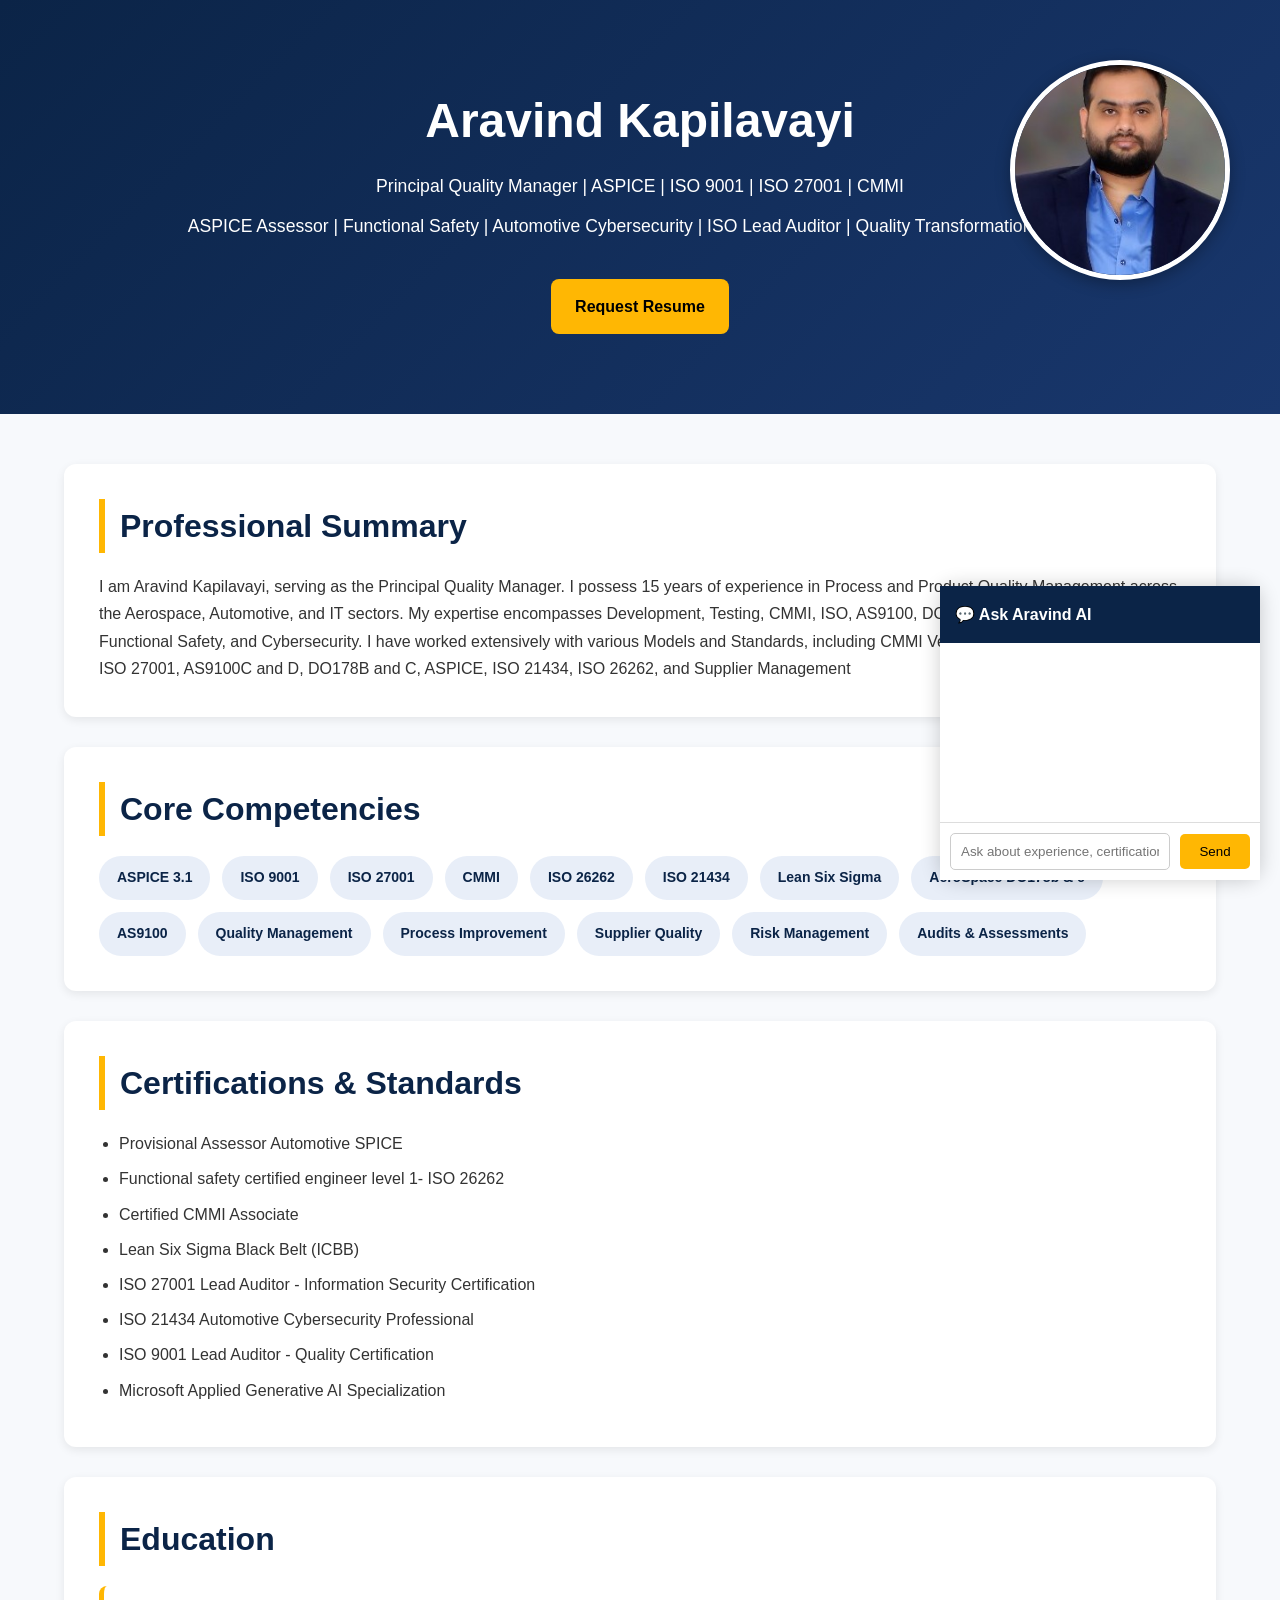
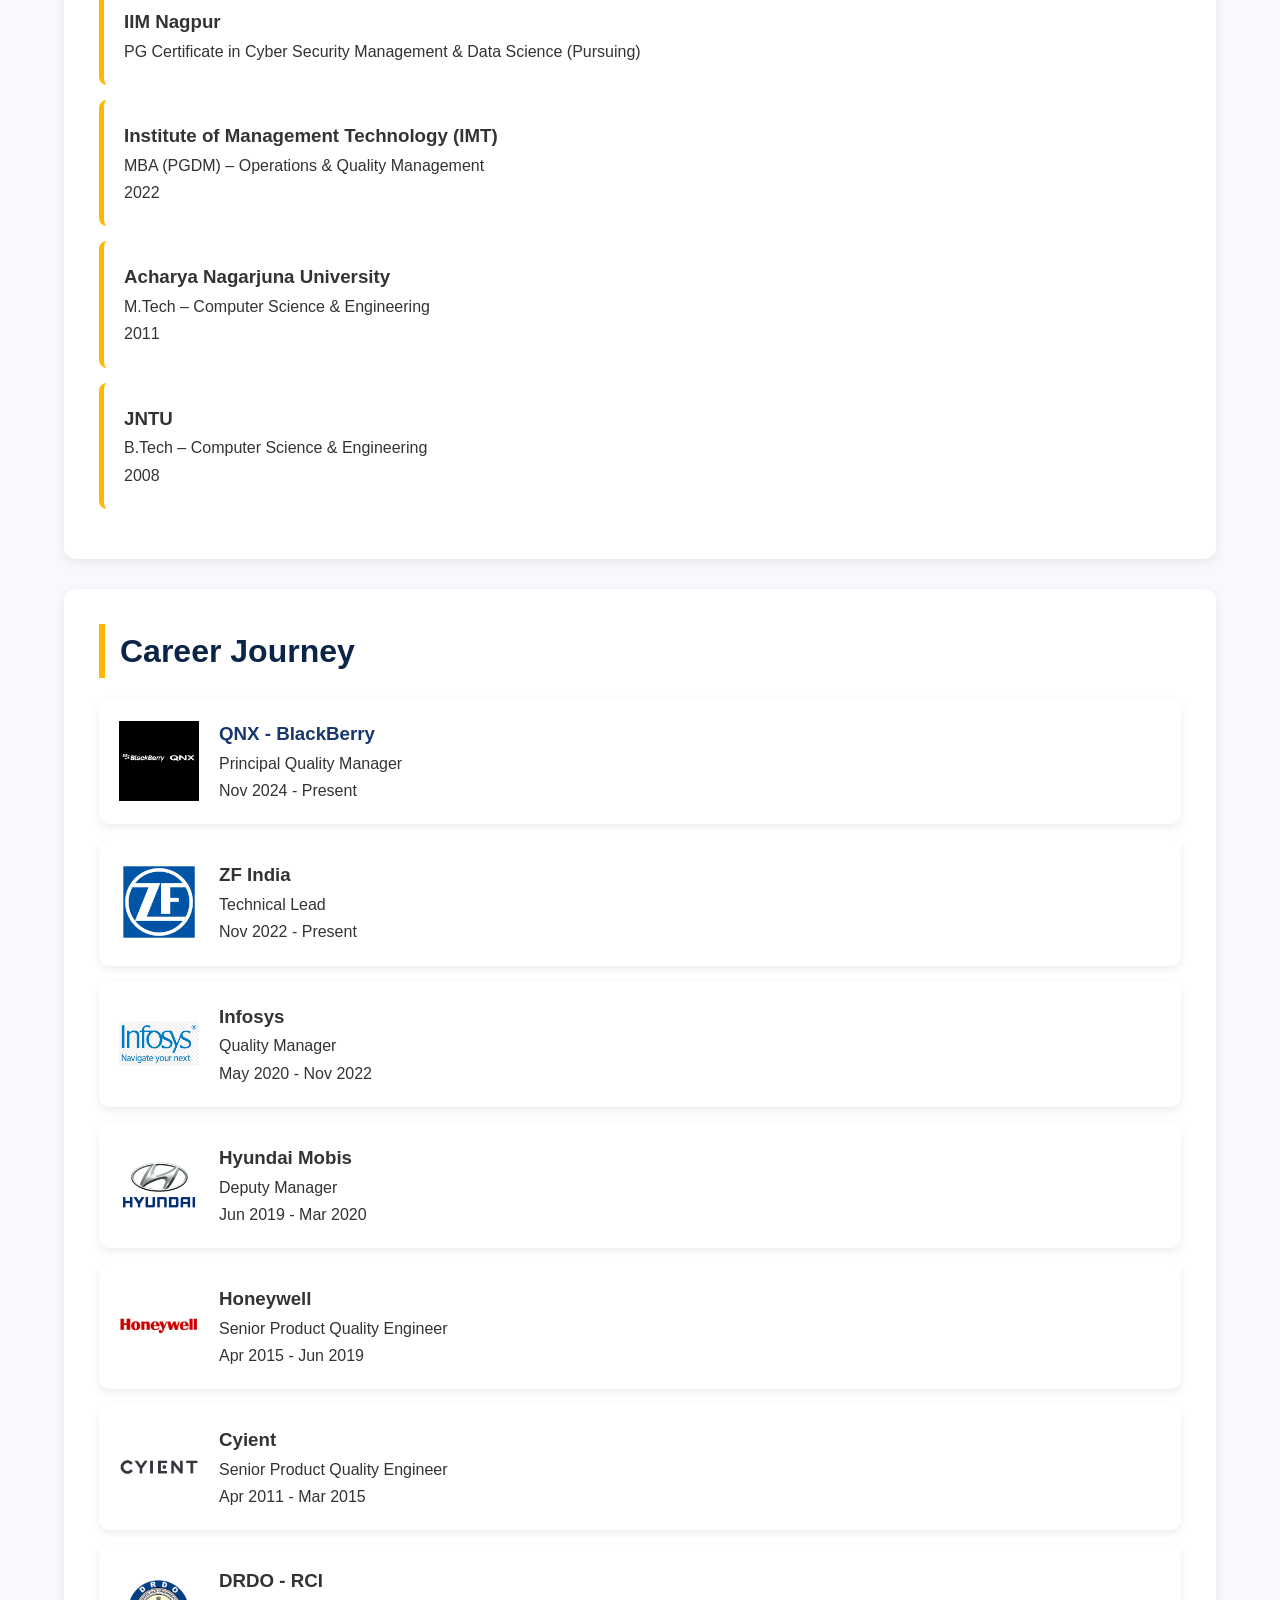
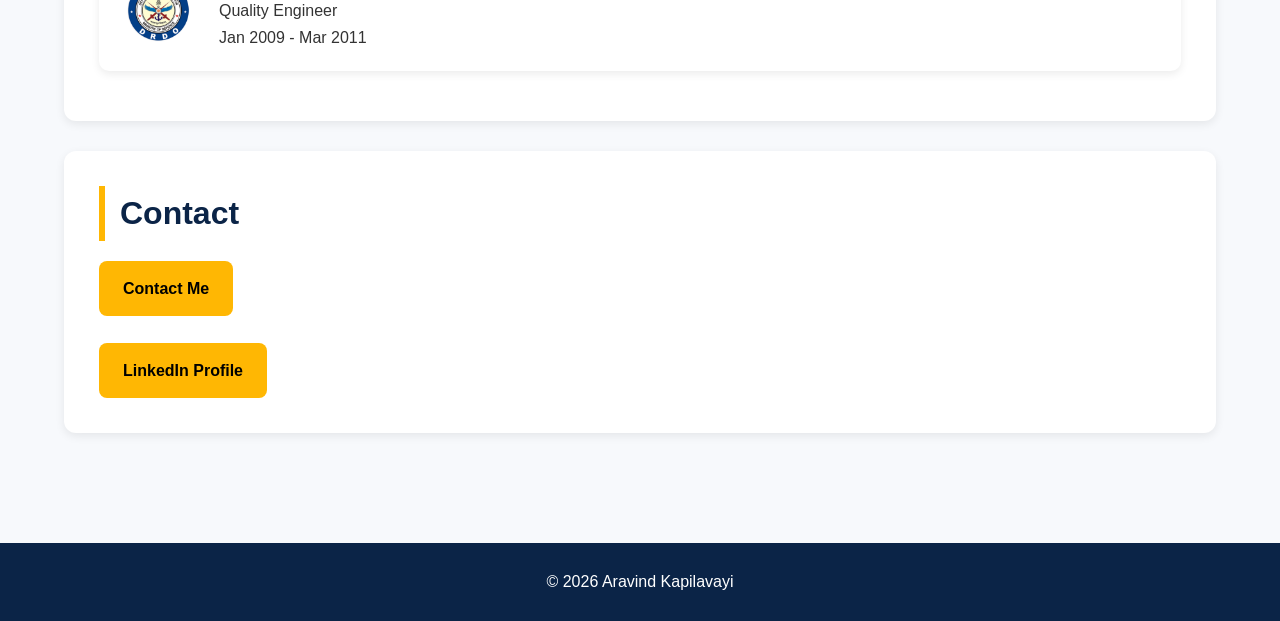
<file: index.html>
<!DOCTYPE html>
<html lang="en">
<head>
<meta charset="UTF-8">
<meta name="viewport" content="width=device-width, initial-scale=1.0">
<title>Aravind Kapilavayi | Principal Quality Manager</title>
     
        <link rel="stylesheet" href="style.css">

</head>

<header class="hero">

    <div class="hero-text">

       <h1>Aravind Kapilavayi</h1>

<p>
Principal Quality Manager | ASPICE | ISO 9001 | ISO 27001 | CMMI
</p>

<p>
ASPICE Assessor | Functional Safety | Automotive Cybersecurity |
ISO Lead Auditor | Quality Transformation Leader
</p>

        <br>

     <a href="mailto:aravind568@gmail.com" class="btn">
Request Resume
</a>

    </div>

    <div class="hero-image">

        <img src="profile.jpg"
             alt="Aravind Kapilavayi"
             class="profile-pic">

    </div>

</header>

<div class="container">

<section>
    <h2>Professional Summary</h2>
    <p>
      I am Aravind Kapilavayi, serving as the Principal Quality Manager. I possess 15 years of experience in Process and Product Quality Management across the Aerospace, Automotive, and IT sectors. My expertise encompasses Development, Testing, CMMI, ISO, AS9100, DO178B, SEPG, ASPICE, Functional Safety, and Cybersecurity.

I have worked extensively with various Models and Standards, including CMMI Versions 1.3 and 2.0, ISO 9001, ISO 27001, AS9100C and D, DO178B and C, ASPICE, ISO 21434, ISO 26262, and Supplier Management
    </p>
</section>
        <section>
    <h2>Core Competencies</h2>

    <div class="skills">
        <span class="skill">ASPICE 3.1</span>
        <span class="skill">ISO 9001</span>
        <span class="skill">ISO 27001</span>
        <span class="skill">CMMI</span>
        <span class="skill">ISO 26262</span>
        <span class="skill">ISO 21434</span>
        <span class="skill">Lean Six Sigma</span>
        <span class="skill">AeroSpace DO178b & c</span>
        <span class="skill">AS9100</span>
        <span class="skill">Quality Management</span>
        <span class="skill">Process Improvement</span>
        <span class="skill">Supplier Quality</span>
        <span class="skill">Risk Management</span>
        <span class="skill">Audits & Assessments</span>
            
    </div>
</section>
        
        <section>
    <h2>Certifications & Standards</h2>

    <ul>
        <li>Provisional Assessor Automotive SPICE</li>
        <li>Functional safety certified engineer level 1- ISO 26262</li>
        <li>Certified CMMI Associate</li>
        <li>Lean Six Sigma Black Belt (ICBB)</li>
        <li>ISO 27001 Lead Auditor - Information Security Certification</li>
        <li>ISO 21434 Automotive Cybersecurity Professional</li>
        <li>ISO 9001 Lead Auditor - Quality Certification</li>
        <li>Microsoft Applied Generative AI Specialization</li>
    </ul>
</section>
        
        <section>

<h2>Education</h2>

<div class="education-card">
    <h3>IIM Nagpur</h3>
    <p>PG Certificate in Cyber Security Management & Data Science (Pursuing)</p>
</div>

<div class="education-card">
    <h3>Institute of Management Technology (IMT)</h3>
    <p>MBA (PGDM) – Operations & Quality Management</p>
    <p>2022</p>
</div>

<div class="education-card">
    <h3>Acharya Nagarjuna University</h3>
    <p>M.Tech – Computer Science & Engineering</p>
    <p>2011</p>
</div>

<div class="education-card">
    <h3>JNTU</h3>
    <p>B.Tech – Computer Science & Engineering</p>
    <p>2008</p>
</div>

</section>

<section>

<h2>Career Journey</h2>

<div class="company-card">

    <img src="qnx.png" class="company-logo">

    <div>
        <h3>
<a href="companies/qnx.html">
QNX - BlackBerry
</a>
</h3>
        <p>Principal Quality Manager</p>
        <p>Nov 2024 - Present</p>
    </div>

</div>

<div class="company-card">

    <img src="zf.png" class="company-logo">

    <div>
        <h3>ZF India</h3>
        <p>Technical Lead</p>
        <p>Nov 2022 - Present</p>
    </div>

</div>

<div class="company-card">

    <img src="Infy.png" class="company-logo">

    <div>
        <h3>Infosys</h3>
        <p>Quality Manager</p>
        <p>May 2020 - Nov 2022</p>
    </div>

</div>

<div class="company-card">

    <img src="hyundai.png" class="company-logo">

    <div>
        <h3>Hyundai Mobis</h3>
        <p>Deputy Manager</p>
        <p>Jun 2019 - Mar 2020</p>
    </div>

</div>

<div class="company-card">

    <img src="honeywell.png" class="company-logo">

    <div>
        <h3>Honeywell</h3>
        <p>Senior Product Quality Engineer</p>
        <p>Apr 2015 - Jun 2019</p>
    </div>

</div>

<div class="company-card">

    <img src="cyient.png" class="company-logo">

    <div>
        <h3>Cyient</h3>
        <p>Senior Product Quality Engineer</p>
        <p>Apr 2011 - Mar 2015</p>
    </div>

</div>

<div class="company-card">

    <img src="drdo.png" class="company-logo">

    <div>
        <h3>DRDO - RCI</h3>
        <p>Quality Engineer</p>
        <p>Jan 2009 - Mar 2011</p>
    </div>

</div>

</section>

<section>
  <h2>Contact</h2>

<a href="mailto:your-email@gmail.com" class="btn">
    Contact Me
</a>

<br><br>

<a href="https://www.linkedin.com/in/aravind-kapilalvayi-aa668668"
   target="_blank"
   class="btn">
   LinkedIn Profile
</a>
</p>
</section>

</div>

<footer>
    <p>© 2026 Aravind Kapilavayi</p>
</footer>

  <!-- CHATBOT START -->
<div id="chat-container">

    <div id="chat-header">
        💬 Ask Aravind AI
    </div>

    <div id="chat-messages"></div>

    <div class="chat-input">

    <input
    type="text"
    id="userInput"
    placeholder="Ask about experience, certifications, ASPICE..."
    >

    <button onclick="sendMessage()">
        Send
    </button>

</div>

</div>

<script src="chatbot.js"></script>
<!-- CHATBOT END -->


</body>
</html>
</file>
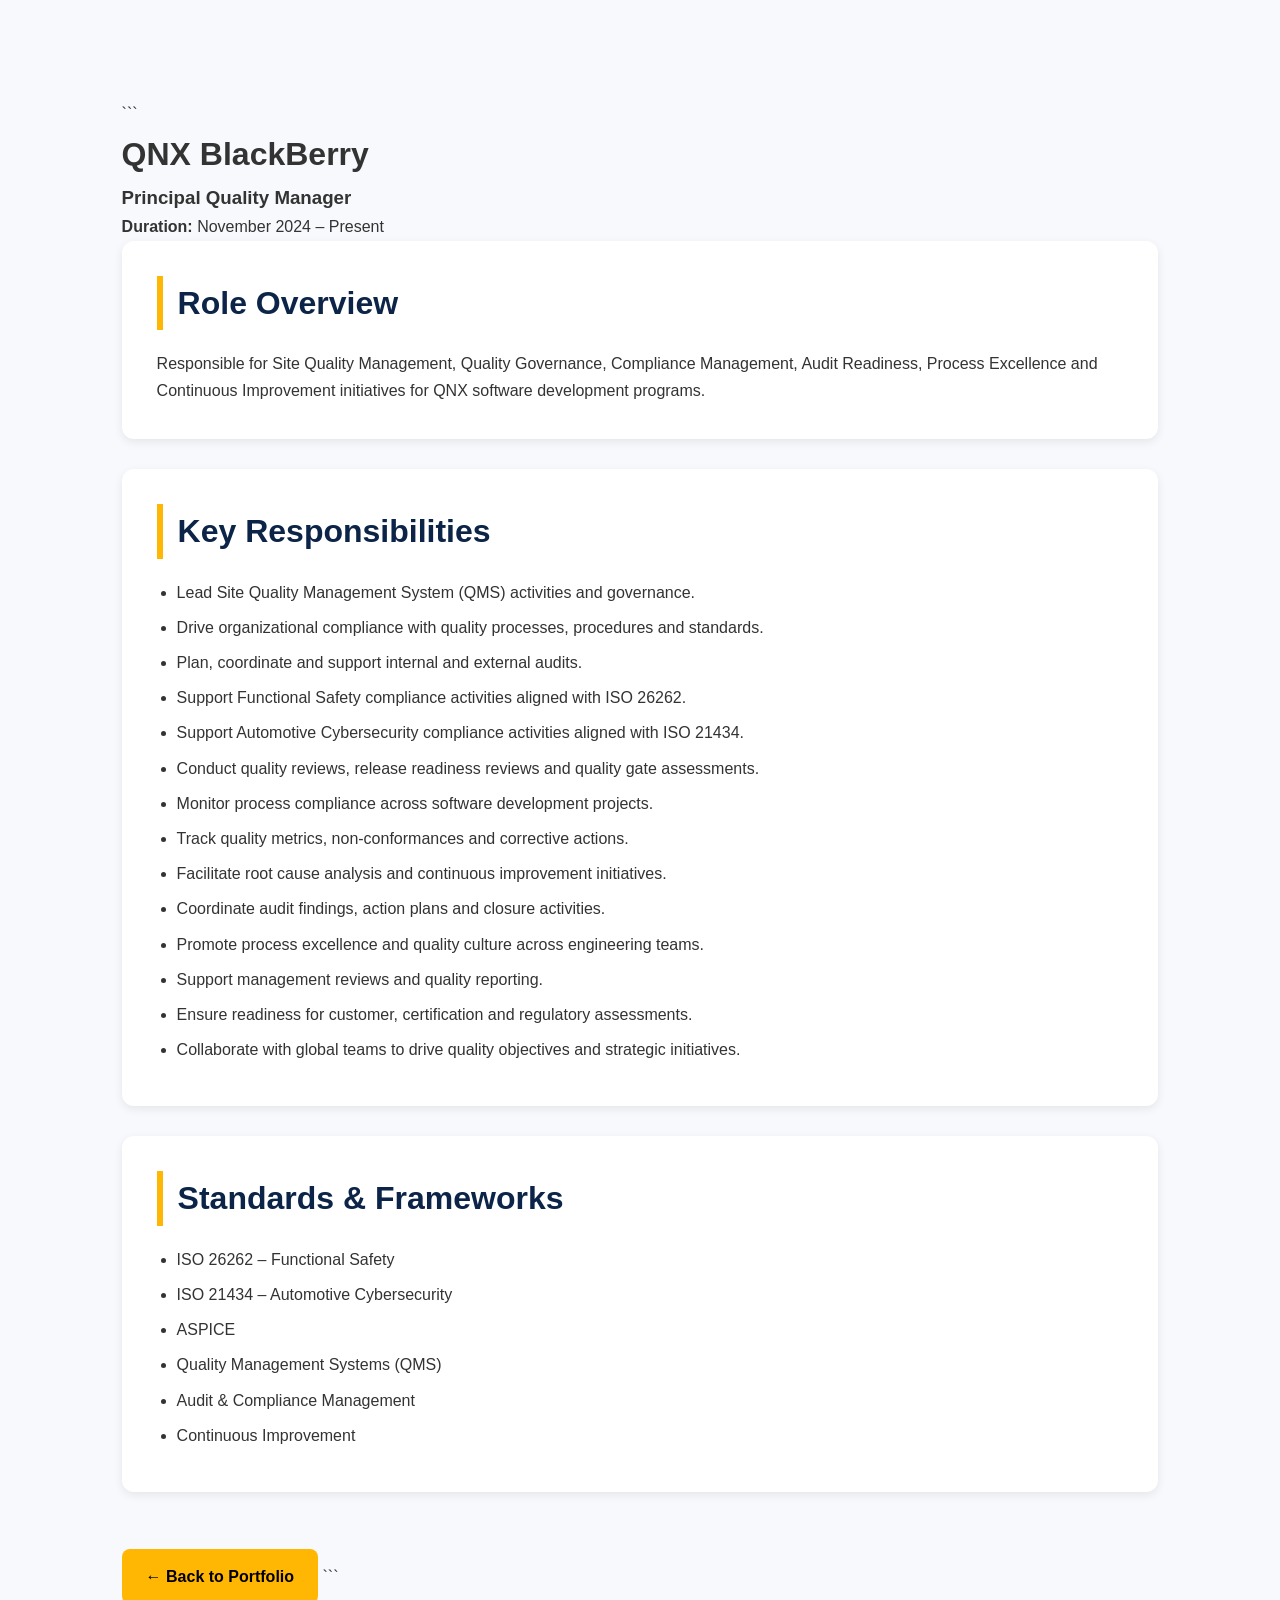
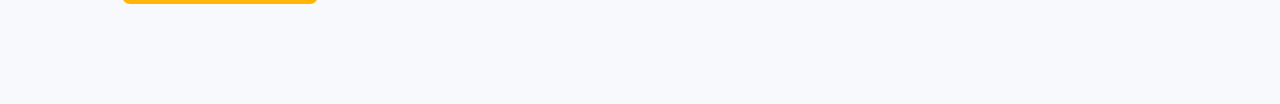
<file: companies/qnx.html>
<!DOCTYPE html>
<html>
<head>
    <title>QNX BlackBerry - Aravind Kapilavayi</title>
    <link rel="stylesheet" href="../style.css">
</head>

<body>

<div class="container">

<!DOCTYPE html>

<html lang="en">

<head>
    <meta charset="UTF-8">
    <meta name="viewport" content="width=device-width, initial-scale=1.0">
    <title>QNX BlackBerry | Aravind Kapilavayi</title>
    <link rel="stylesheet" href="../style.css">
</head>

<body>

<div class="container">

```
<h1>QNX BlackBerry</h1>

<h3>Principal Quality Manager</h3>

<p><strong>Duration:</strong> November 2024 – Present</p>

<section>

    <h2>Role Overview</h2>

    <p>
        Responsible for Site Quality Management, Quality Governance,
        Compliance Management, Audit Readiness, Process Excellence and
        Continuous Improvement initiatives for QNX software development
        programs.
    </p>

</section>

<section>

    <h2>Key Responsibilities</h2>

    <ul>

        <li>Lead Site Quality Management System (QMS) activities and governance.</li>

        <li>Drive organizational compliance with quality processes, procedures and standards.</li>

        <li>Plan, coordinate and support internal and external audits.</li>

        <li>Support Functional Safety compliance activities aligned with ISO 26262.</li>

        <li>Support Automotive Cybersecurity compliance activities aligned with ISO 21434.</li>

        <li>Conduct quality reviews, release readiness reviews and quality gate assessments.</li>

        <li>Monitor process compliance across software development projects.</li>

        <li>Track quality metrics, non-conformances and corrective actions.</li>

        <li>Facilitate root cause analysis and continuous improvement initiatives.</li>

        <li>Coordinate audit findings, action plans and closure activities.</li>

        <li>Promote process excellence and quality culture across engineering teams.</li>

        <li>Support management reviews and quality reporting.</li>

        <li>Ensure readiness for customer, certification and regulatory assessments.</li>

        <li>Collaborate with global teams to drive quality objectives and strategic initiatives.</li>

    </ul>

</section>

<section>

    <h2>Standards & Frameworks</h2>

    <ul>
        <li>ISO 26262 – Functional Safety</li>
        <li>ISO 21434 – Automotive Cybersecurity</li>
        <li>ASPICE</li>
        <li>Quality Management Systems (QMS)</li>
        <li>Audit & Compliance Management</li>
        <li>Continuous Improvement</li>
    </ul>

</section>

<br>

<a href="../index.html" class="btn">
    ← Back to Portfolio
</a>
```

</div>

</body>
</html>


</div>

</body>
</html>
</file>
<file: style.css>
/* ===== GLOBAL ===== */

*{
margin:0;
padding:0;
box-sizing:border-box;
}

html{
scroll-behavior:smooth;
}

body{
font-family:'Segoe UI',Arial,sans-serif;
background:#f7f9fc;
color:#333;
line-height:1.7;
}

/* ===== HERO ===== */

header{
    background:linear-gradient(135deg,#0b2447,#19376d);
    color:white;
    text-align:center;
    padding:80px 20px;

    position:relative;
}

header h1{
font-size:3rem;
margin-bottom:10px;
}

header p{
font-size:1.1rem;
margin-bottom:10px;
}

/* ===== PROFILE PHOTO ===== */

.profile-pic{
    width:220px;
    height:220px;
    border-radius:50%;
    object-fit:cover;
    border:5px solid white;
    box-shadow:0 4px 15px rgba(0,0,0,0.3);

    position:absolute;
    right:50px;
    top:60px;
}
/* ===== EDUCATION ===== */

.education-card{
    background:white;
    padding:20px;
    margin-bottom:15px;
    border-left:5px solid #ffb703;
    border-radius:8px;
}

/* ===== COMPANY CARDS ===== */

.company-card{
    display:flex;
    align-items:center;
    gap:20px;
    background:white;
    padding:20px;
    margin-bottom:15px;
    border-radius:10px;
    box-shadow:0 3px 8px rgba(0,0,0,0.08);
}

.company-logo{
    width:80px;
    height:80px;
    object-fit:contain;
}

/* ===== BUTTON ===== */

.btn{
display:inline-block;
background:#ffb703;
color:#000;
padding:14px 24px;
border-radius:8px;
text-decoration:none;
font-weight:bold;
transition:0.3s;
}

.btn:hover{
transform:translateY(-2px);
}

/* ===== CONTAINER ===== */

.container{
width:90%;
max-width:1200px;
margin:auto;
padding:50px 0;
}

/* ===== SECTION ===== */

section{
background:white;
margin-bottom:30px;
padding:35px;
border-radius:12px;
box-shadow:0 3px 10px rgba(0,0,0,.08);
}

section h2{
color:#0b2447;
margin-bottom:20px;
font-size:2rem;
border-left:6px solid #ffb703;
padding-left:15px;
}

/* ===== SKILLS ===== */

.skills{
display:flex;
flex-wrap:wrap;
gap:12px;
}

.skill{
background:#e8eef8;
color:#0b2447;
padding:10px 18px;
border-radius:30px;
font-weight:600;
font-size:14px;
}

/* ===== EXPERIENCE ===== */

.job{
border-left:4px solid #19376d;
padding-left:20px;
margin-bottom:35px;
position:relative;
}

.job::before{
content:'';
width:14px;
height:14px;
background:#ffb703;
border-radius:50%;
position:absolute;
left:-9px;
top:5px;
}

.job h3 a{
    text-decoration:none;
    color:#0b2447;
}

.job h3 a:hover{
    color:#ffb703;
}

/* ===== LISTS ===== */

ul{
padding-left:20px;
}

li{
margin-bottom:8px;
}

/* ===== CONTACT ===== */

a{
color:#19376d;
text-decoration:none;
}

a:hover{
text-decoration:underline;
}

/* ===== FOOTER ===== */

footer{
background:#0b2447;
color:white;
text-align:center;
padding:25px;
margin-top:30px;
}

/* ===== ACHIEVEMENT CARDS ===== */

.stats{
display:grid;
grid-template-columns:repeat(auto-fit,minmax(220px,1fr));
gap:20px;
}

.stat-card{
background:#19376d;
color:white;
text-align:center;
padding:25px;
border-radius:12px;
}

.stat-card h3{
font-size:2rem;
color:#ffb703;
}

/* ===== MOBILE ===== */

@media(max-width:768px){

header h1{
font-size:2.2rem;
}

section{
padding:20px;
}

section h2{
font-size:1.5rem;
}

}
/* ===== CHATBOT ===== */

#chat-container{
    position:fixed;
    bottom:20px;
    right:20px;
    width:320px;
    background:white;
    border-radius:15px;
    box-shadow:0 0 20px rgba(0,0,0,.2);
    z-index:9999;
}

#chat-header{
    background:#0b2447;
    color:white;
    padding:15px;
    font-weight:bold;
}

#chat-messages{
    height:180px;
    overflow-y:auto;
    padding:15px;
    border-bottom:1px solid #ddd;
}

.chat-input{
    display:flex;
    align-items:center;
    padding:10px;
    gap:10px;
    background:white;
}

.chat-input input{
    flex:1;
    padding:10px;
    border:1px solid #ccc;
    border-radius:5px;
}

.chat-input button{
    width:70px;
    padding:10px;
    border:none;
    background:#ffb703;
    border-radius:5px;
    cursor:pointer;
}
</file>
